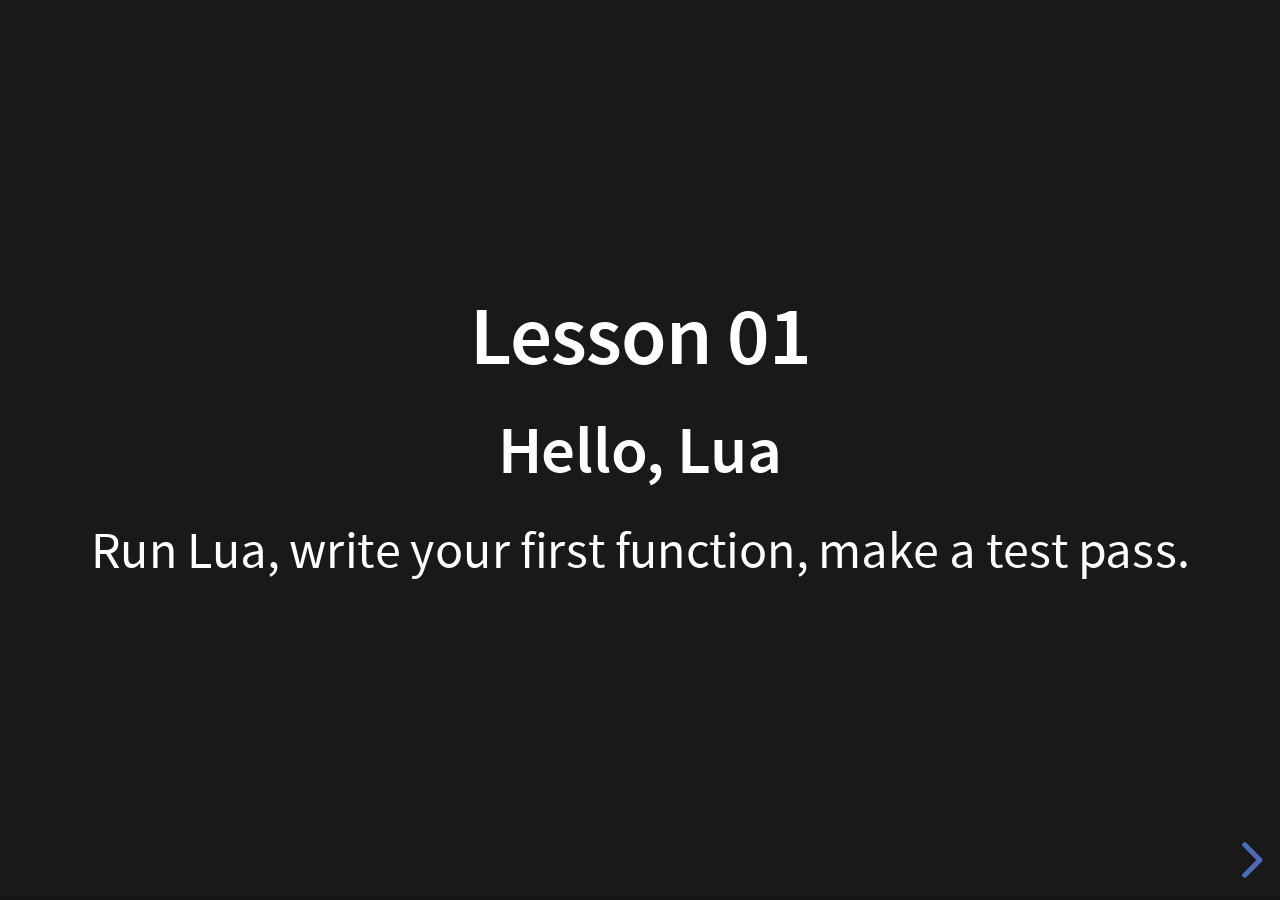
<file: lessons/01-hello/slides/index.html>
<!DOCTYPE html>
<html lang="en">
<head>
  <meta charset="utf-8">
  <meta name="viewport" content="width=device-width, initial-scale=1, maximum-scale=1">
  <title>Lesson 01 — Hello, Lua</title>
  <link rel="stylesheet" href="/shared/reveal/dist/reveal.css">
  <link rel="stylesheet" href="/shared/reveal/theme/lua-training.css">
  <link rel="stylesheet" href="/shared/reveal/plugin/highlight/monokai.css">
</head>
<body>
  <div class="reveal">
    <div class="slides">
      <section data-markdown="slides.md"
               data-separator="^---$"
               data-separator-vertical="^--$"
               data-separator-notes="^Note:"></section>
    </div>
  </div>
  <script type="module">
    import Reveal from "/shared/reveal/dist/reveal.esm.js";
    import Markdown from "/shared/reveal/plugin/markdown/markdown.esm.js";
    import Highlight from "/shared/reveal/plugin/highlight/highlight.esm.js";
    import Notes from "/shared/reveal/plugin/notes/notes.esm.js";
    import Search from "/shared/reveal/plugin/search/search.esm.js";
    Reveal.initialize({
      hash: true,
      plugins: [Markdown, Highlight, Notes, Search]
    });
  </script>
</body>
</html>
</file>
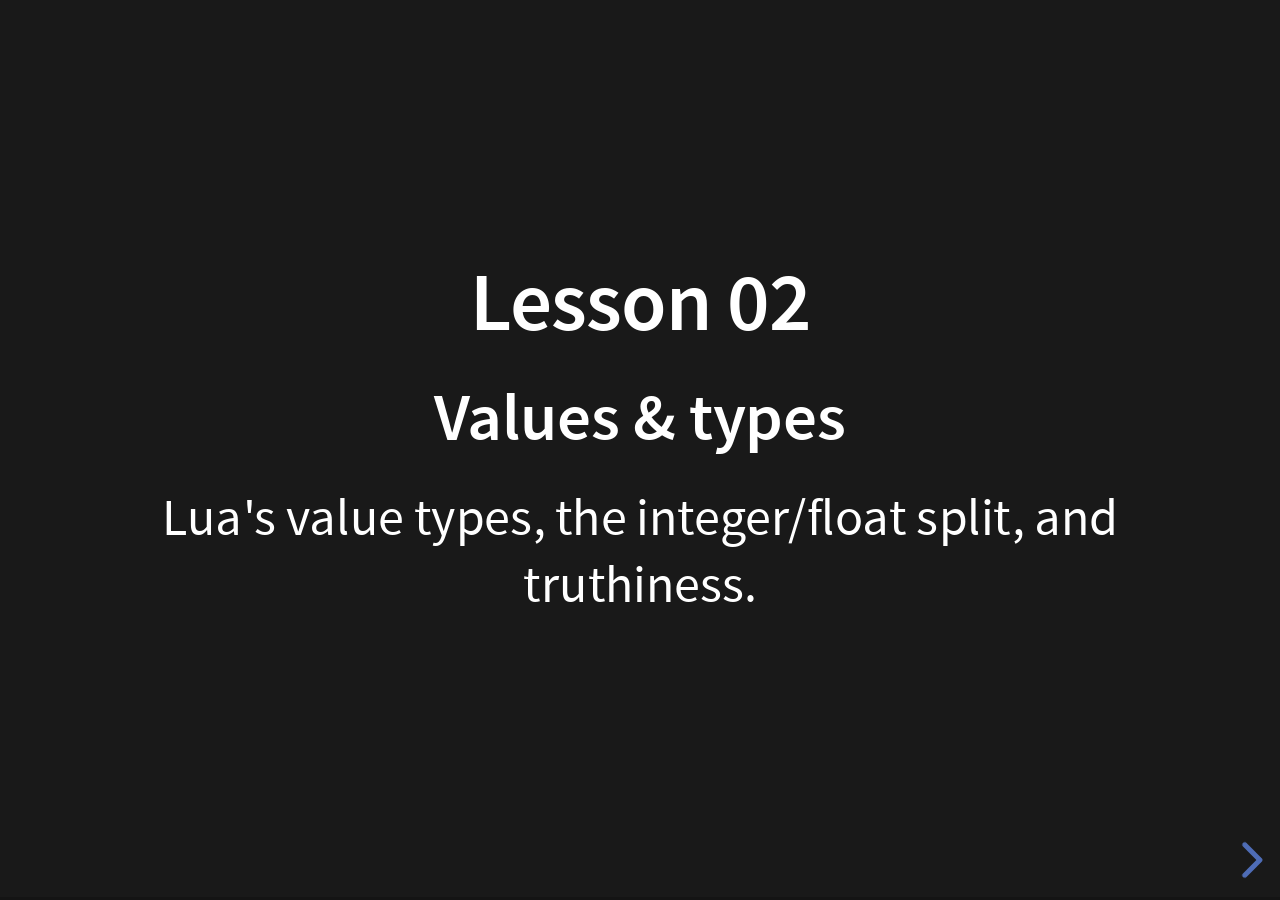
<file: lessons/02-values-types/slides/index.html>
<!DOCTYPE html>
<html lang="en">
<head>
  <meta charset="utf-8">
  <meta name="viewport" content="width=device-width, initial-scale=1, maximum-scale=1">
  <title>Lesson 02 — Values &amp; types</title>
  <link rel="stylesheet" href="/shared/reveal/dist/reveal.css">
  <link rel="stylesheet" href="/shared/reveal/theme/lua-training.css">
  <link rel="stylesheet" href="/shared/reveal/plugin/highlight/monokai.css">
</head>
<body>
  <div class="reveal">
    <div class="slides">
      <section data-markdown="slides.md"
               data-separator="^---$"
               data-separator-vertical="^--$"
               data-separator-notes="^Note:"></section>
    </div>
  </div>
  <script type="module">
    import Reveal from "/shared/reveal/dist/reveal.esm.js";
    import Markdown from "/shared/reveal/plugin/markdown/markdown.esm.js";
    import Highlight from "/shared/reveal/plugin/highlight/highlight.esm.js";
    import Notes from "/shared/reveal/plugin/notes/notes.esm.js";
    import Search from "/shared/reveal/plugin/search/search.esm.js";
    Reveal.initialize({
      hash: true,
      plugins: [Markdown, Highlight, Notes, Search]
    });
  </script>
</body>
</html>
</file>
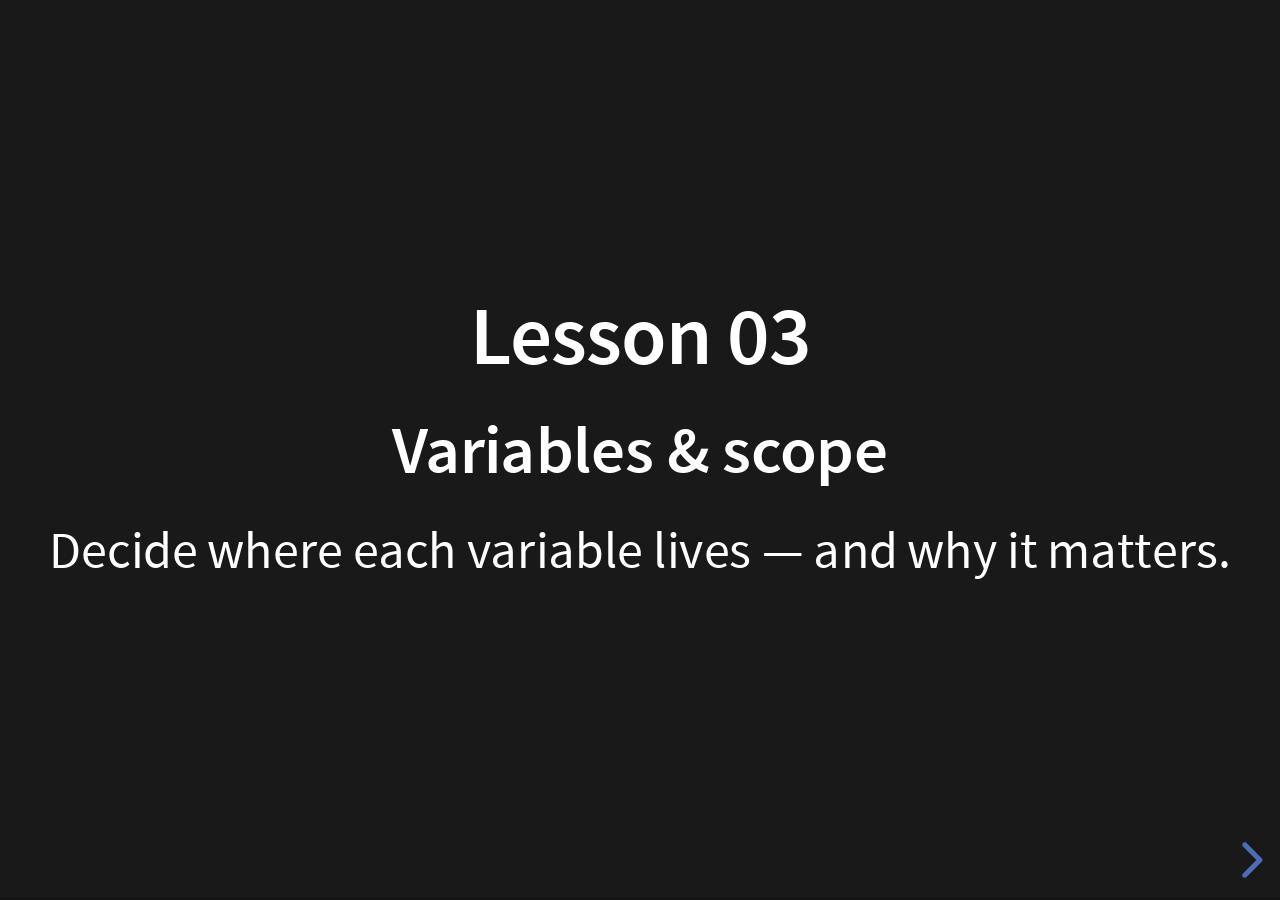
<file: lessons/03-variables-scope/slides/index.html>
<!DOCTYPE html>
<html lang="en">
<head>
  <meta charset="utf-8">
  <meta name="viewport" content="width=device-width, initial-scale=1, maximum-scale=1">
  <title>Lesson 03 — Variables &amp; scope</title>
  <link rel="stylesheet" href="/shared/reveal/dist/reveal.css">
  <link rel="stylesheet" href="/shared/reveal/theme/lua-training.css">
  <link rel="stylesheet" href="/shared/reveal/plugin/highlight/monokai.css">
</head>
<body>
  <div class="reveal">
    <div class="slides">
      <section data-markdown="slides.md"
               data-separator="^---$"
               data-separator-vertical="^--$"
               data-separator-notes="^Note:"></section>
    </div>
  </div>
  <script type="module">
    import Reveal from "/shared/reveal/dist/reveal.esm.js";
    import Markdown from "/shared/reveal/plugin/markdown/markdown.esm.js";
    import Highlight from "/shared/reveal/plugin/highlight/highlight.esm.js";
    import Notes from "/shared/reveal/plugin/notes/notes.esm.js";
    import Search from "/shared/reveal/plugin/search/search.esm.js";
    Reveal.initialize({
      hash: true,
      plugins: [Markdown, Highlight, Notes, Search]
    });
  </script>
</body>
</html>
</file>
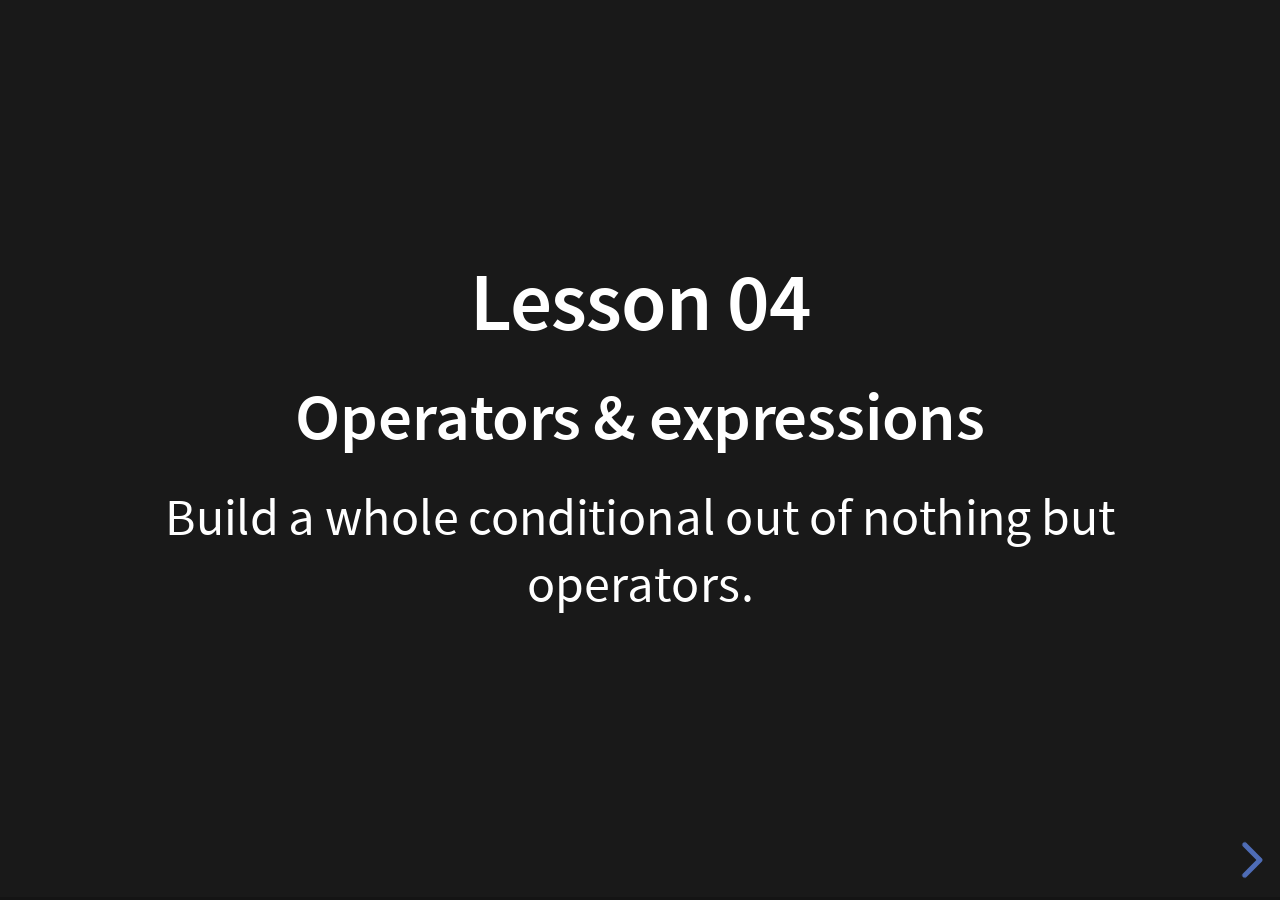
<file: lessons/04-operators/slides/index.html>
<!DOCTYPE html>
<html lang="en">
<head>
  <meta charset="utf-8">
  <meta name="viewport" content="width=device-width, initial-scale=1, maximum-scale=1">
  <title>Lesson 04 — Operators &amp; expressions</title>
  <link rel="stylesheet" href="/shared/reveal/dist/reveal.css">
  <link rel="stylesheet" href="/shared/reveal/theme/lua-training.css">
  <link rel="stylesheet" href="/shared/reveal/plugin/highlight/monokai.css">
</head>
<body>
  <div class="reveal">
    <div class="slides">
      <section data-markdown="slides.md"
               data-separator="^---$"
               data-separator-vertical="^--$"
               data-separator-notes="^Note:"></section>
    </div>
  </div>
  <script type="module">
    import Reveal from "/shared/reveal/dist/reveal.esm.js";
    import Markdown from "/shared/reveal/plugin/markdown/markdown.esm.js";
    import Highlight from "/shared/reveal/plugin/highlight/highlight.esm.js";
    import Notes from "/shared/reveal/plugin/notes/notes.esm.js";
    import Search from "/shared/reveal/plugin/search/search.esm.js";
    Reveal.initialize({
      hash: true,
      plugins: [Markdown, Highlight, Notes, Search]
    });
  </script>
</body>
</html>
</file>
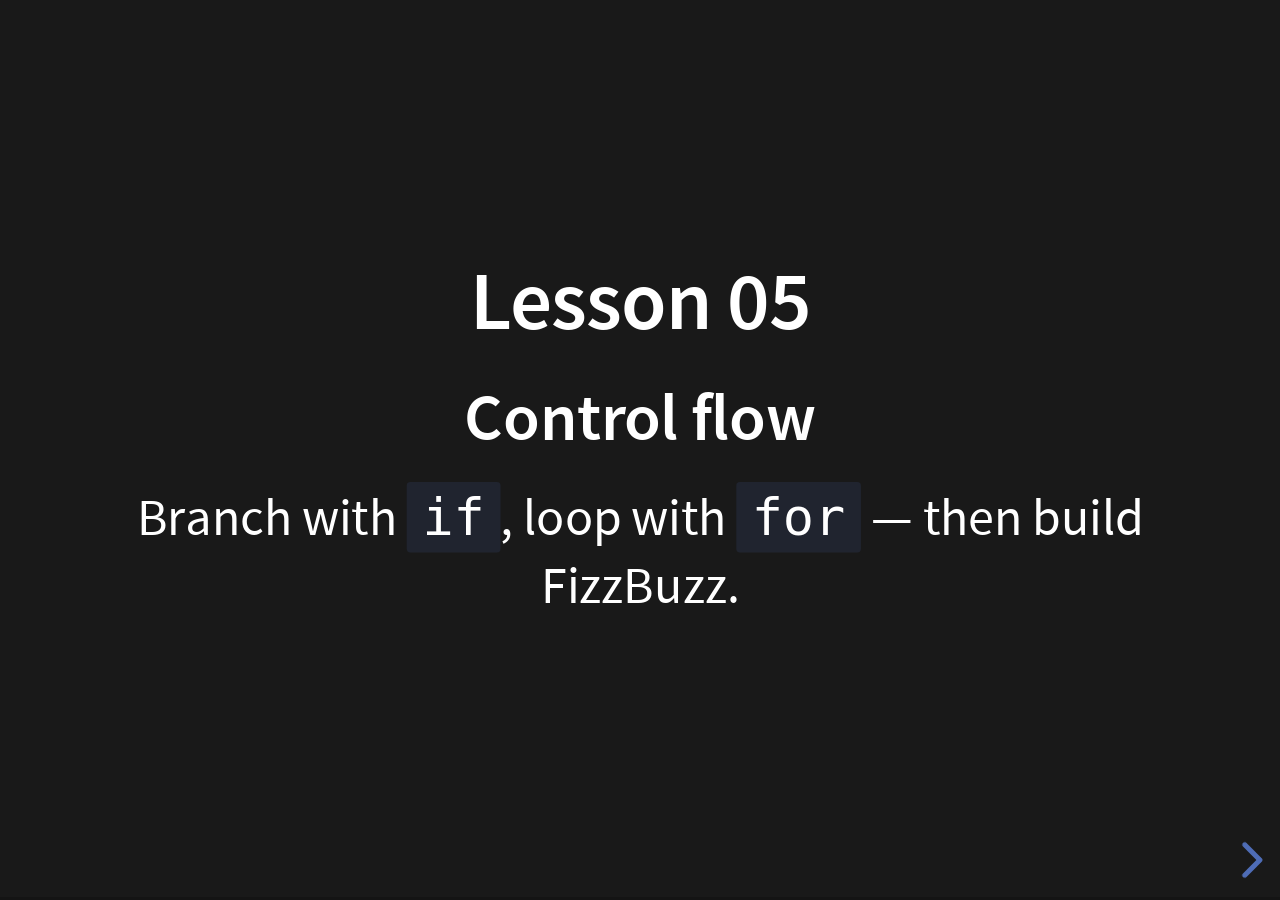
<file: lessons/05-control-flow/slides/index.html>
<!DOCTYPE html>
<html lang="en">
<head>
  <meta charset="utf-8">
  <meta name="viewport" content="width=device-width, initial-scale=1, maximum-scale=1">
  <title>Lesson 05 — Control flow</title>
  <link rel="stylesheet" href="/shared/reveal/dist/reveal.css">
  <link rel="stylesheet" href="/shared/reveal/theme/lua-training.css">
  <link rel="stylesheet" href="/shared/reveal/plugin/highlight/monokai.css">
</head>
<body>
  <div class="reveal">
    <div class="slides">
      <section data-markdown="slides.md"
               data-separator="^---$"
               data-separator-vertical="^--$"
               data-separator-notes="^Note:"></section>
    </div>
  </div>
  <script type="module">
    import Reveal from "/shared/reveal/dist/reveal.esm.js";
    import Markdown from "/shared/reveal/plugin/markdown/markdown.esm.js";
    import Highlight from "/shared/reveal/plugin/highlight/highlight.esm.js";
    import Notes from "/shared/reveal/plugin/notes/notes.esm.js";
    import Search from "/shared/reveal/plugin/search/search.esm.js";
    Reveal.initialize({
      hash: true,
      plugins: [Markdown, Highlight, Notes, Search]
    });
  </script>
</body>
</html>
</file>
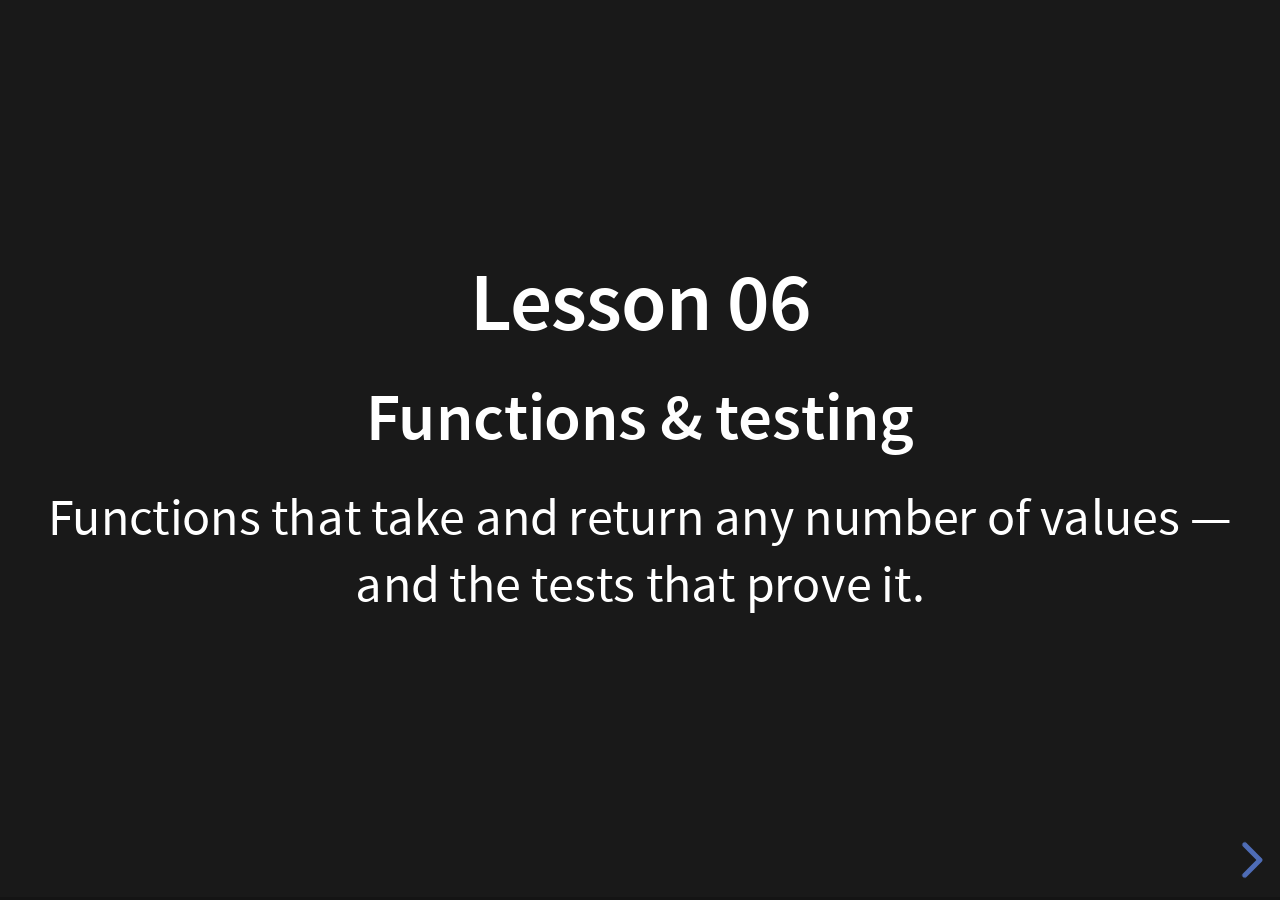
<file: lessons/06-functions-testing/slides/index.html>
<!DOCTYPE html>
<html lang="en">
<head>
  <meta charset="utf-8">
  <meta name="viewport" content="width=device-width, initial-scale=1, maximum-scale=1">
  <title>Lesson 06 — Functions &amp; testing</title>
  <link rel="stylesheet" href="/shared/reveal/dist/reveal.css">
  <link rel="stylesheet" href="/shared/reveal/theme/lua-training.css">
  <link rel="stylesheet" href="/shared/reveal/plugin/highlight/monokai.css">
</head>
<body>
  <div class="reveal">
    <div class="slides">
      <section data-markdown="slides.md"
               data-separator="^---$"
               data-separator-vertical="^--$"
               data-separator-notes="^Note:"></section>
    </div>
  </div>
  <script type="module">
    import Reveal from "/shared/reveal/dist/reveal.esm.js";
    import Markdown from "/shared/reveal/plugin/markdown/markdown.esm.js";
    import Highlight from "/shared/reveal/plugin/highlight/highlight.esm.js";
    import Notes from "/shared/reveal/plugin/notes/notes.esm.js";
    import Search from "/shared/reveal/plugin/search/search.esm.js";
    Reveal.initialize({
      hash: true,
      plugins: [Markdown, Highlight, Notes, Search]
    });
  </script>
</body>
</html>
</file>
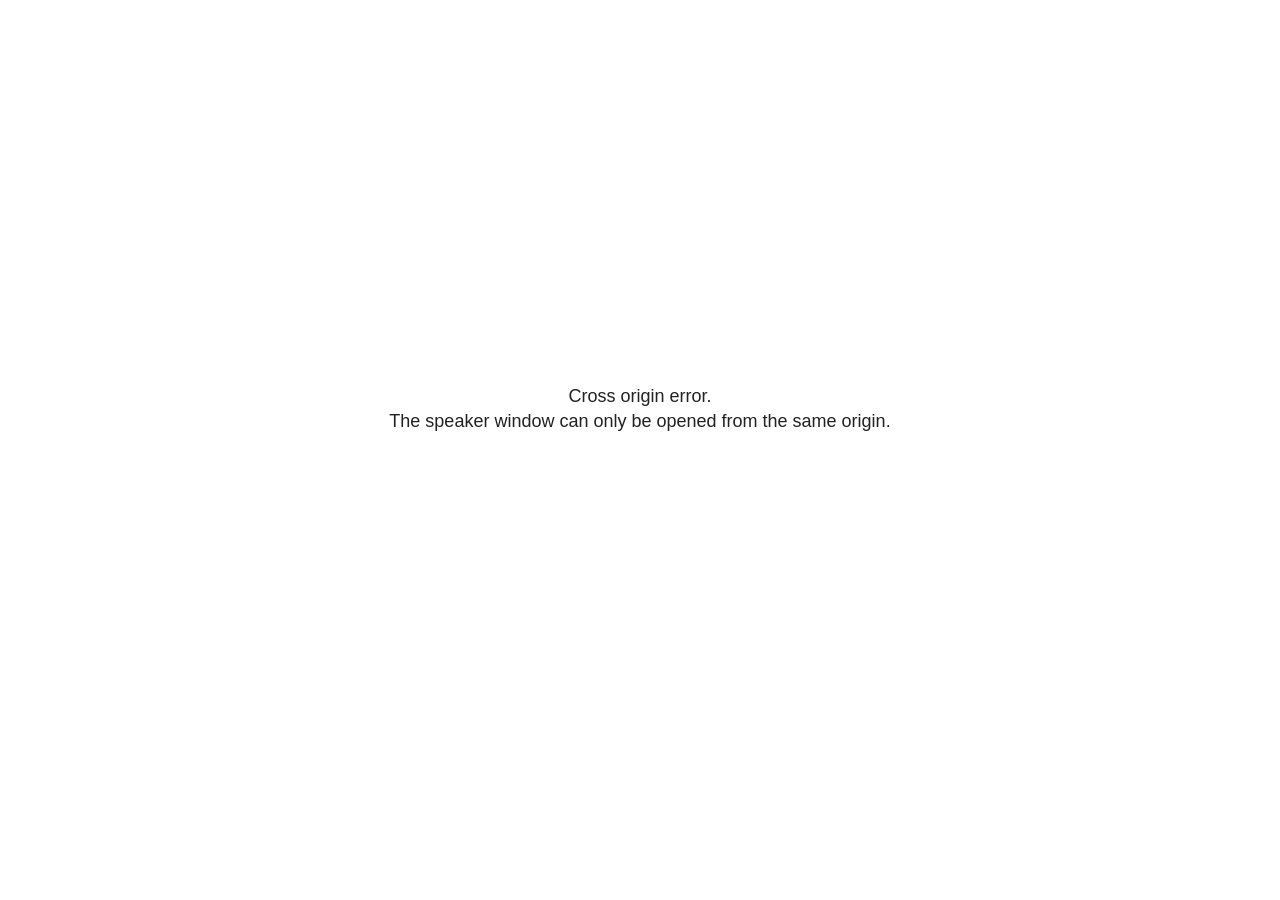
<file: shared/reveal/plugin/notes/speaker-view.html>
<!--
	NOTE: You need to build the notes plugin after making changes to this file.
-->
<html lang="en">
	<head>
		<meta charset="utf-8">

		<title>reveal.js - Speaker View</title>

		<style>
			body {
				font-family: Helvetica;
				font-size: 18px;
			}

			#current-slide,
			#upcoming-slide,
			#speaker-controls {
				padding: 6px;
				box-sizing: border-box;
				-moz-box-sizing: border-box;
			}

			#current-slide iframe,
			#upcoming-slide iframe {
				width: 100%;
				height: 100%;
				border: 1px solid #ddd;
			}

			#current-slide .label,
			#upcoming-slide .label {
				position: absolute;
				top: 10px;
				left: 10px;
				z-index: 2;
			}

			#connection-status {
				position: absolute;
				top: 0;
				left: 0;
				width: 100%;
				height: 100%;
				z-index: 20;
				padding: 30% 20% 20% 20%;
				font-size: 18px;
				color: #222;
				background: #fff;
				text-align: center;
				box-sizing: border-box;
				line-height: 1.4;
			}

			.overlay-element {
				height: 34px;
				line-height: 34px;
				padding: 0 10px;
				text-shadow: none;
				background: rgba( 220, 220, 220, 0.8 );
				color: #222;
				font-size: 14px;
			}

			.overlay-element.interactive:hover {
				background: rgba( 220, 220, 220, 1 );
			}

			#current-slide {
				position: absolute;
				width: 60%;
				height: 100%;
				top: 0;
				left: 0;
				padding-right: 0;
			}

			#upcoming-slide {
				position: absolute;
				width: 40%;
				height: 40%;
				right: 0;
				top: 0;
			}

			/* Speaker controls */
			#speaker-controls {
				position: absolute;
				top: 40%;
				right: 0;
				width: 40%;
				height: 60%;
				overflow: auto;
				font-size: 18px;
			}

				.speaker-controls-time.hidden,
				.speaker-controls-notes.hidden {
					display: none;
				}

				.speaker-controls-time .label,
				.speaker-controls-pace .label,
				.speaker-controls-notes .label {
					text-transform: uppercase;
					font-weight: normal;
					font-size: 0.66em;
					color: #666;
					margin: 0;
				}

				.speaker-controls-time, .speaker-controls-pace {
					border-bottom: 1px solid rgba( 200, 200, 200, 0.5 );
					margin-bottom: 10px;
					padding: 10px 16px;
					padding-bottom: 20px;
					cursor: pointer;
				}

				.speaker-controls-time .reset-button {
					opacity: 0;
					float: right;
					color: #666;
					text-decoration: none;
				}
				.speaker-controls-time:hover .reset-button {
					opacity: 1;
				}

				.speaker-controls-time .timer,
				.speaker-controls-time .clock {
					width: 50%;
				}

				.speaker-controls-time .timer,
				.speaker-controls-time .clock,
				.speaker-controls-time .pacing .hours-value,
				.speaker-controls-time .pacing .minutes-value,
				.speaker-controls-time .pacing .seconds-value {
					font-size: 1.9em;
				}

				.speaker-controls-time .timer {
					float: left;
				}

				.speaker-controls-time .clock {
					float: right;
					text-align: right;
				}

				.speaker-controls-time span.mute {
					opacity: 0.3;
				}

				.speaker-controls-time .pacing-title {
					margin-top: 5px;
				}

				.speaker-controls-time .pacing.ahead {
					color: blue;
				}

				.speaker-controls-time .pacing.on-track {
					color: green;
				}

				.speaker-controls-time .pacing.behind {
					color: red;
				}

				.speaker-controls-notes {
					padding: 10px 16px;
				}

				.speaker-controls-notes .value {
					margin-top: 5px;
					line-height: 1.4;
					font-size: 1.2em;
				}

			/* Layout selector */
			#speaker-layout {
				position: absolute;
				top: 10px;
				right: 10px;
				color: #222;
				z-index: 10;
			}
				#speaker-layout select {
					position: absolute;
					width: 100%;
					height: 100%;
					top: 0;
					left: 0;
					border: 0;
					box-shadow: 0;
					cursor: pointer;
					opacity: 0;

					font-size: 1em;
					background-color: transparent;

					-moz-appearance: none;
					-webkit-appearance: none;
					-webkit-tap-highlight-color: rgba(0, 0, 0, 0);
				}

				#speaker-layout select:focus {
					outline: none;
					box-shadow: none;
				}

			.clear {
				clear: both;
			}

			/* Speaker layout: Wide */
			body[data-speaker-layout="wide"] #current-slide,
			body[data-speaker-layout="wide"] #upcoming-slide {
				width: 50%;
				height: 45%;
				padding: 6px;
			}

			body[data-speaker-layout="wide"] #current-slide {
				top: 0;
				left: 0;
			}

			body[data-speaker-layout="wide"] #upcoming-slide {
				top: 0;
				left: 50%;
			}

			body[data-speaker-layout="wide"] #speaker-controls {
				top: 45%;
				left: 0;
				width: 100%;
				height: 50%;
				font-size: 1.25em;
			}

			/* Speaker layout: Tall */
			body[data-speaker-layout="tall"] #current-slide,
			body[data-speaker-layout="tall"] #upcoming-slide {
				width: 45%;
				height: 50%;
				padding: 6px;
			}

			body[data-speaker-layout="tall"] #current-slide {
				top: 0;
				left: 0;
			}

			body[data-speaker-layout="tall"] #upcoming-slide {
				top: 50%;
				left: 0;
			}

			body[data-speaker-layout="tall"] #speaker-controls {
				padding-top: 40px;
				top: 0;
				left: 45%;
				width: 55%;
				height: 100%;
				font-size: 1.25em;
			}

			/* Speaker layout: Notes only */
			body[data-speaker-layout="notes-only"] #current-slide,
			body[data-speaker-layout="notes-only"] #upcoming-slide {
				display: none;
			}

			body[data-speaker-layout="notes-only"] #speaker-controls {
				padding-top: 40px;
				top: 0;
				left: 0;
				width: 100%;
				height: 100%;
				font-size: 1.25em;
			}

			@media screen and (max-width: 1080px) {
				body[data-speaker-layout="default"] #speaker-controls {
					font-size: 16px;
				}
			}

			@media screen and (max-width: 900px) {
				body[data-speaker-layout="default"] #speaker-controls {
					font-size: 14px;
				}
			}

			@media screen and (max-width: 800px) {
				body[data-speaker-layout="default"] #speaker-controls {
					font-size: 12px;
				}
			}

		</style>
	</head>

	<body>

		<div id="connection-status">Loading speaker view...</div>

		<div id="current-slide"></div>
		<div id="upcoming-slide"><span class="overlay-element label">Upcoming</span></div>
		<div id="speaker-controls">
			<div class="speaker-controls-time">
				<h4 class="label">Time <span class="reset-button">Click to Reset</span></h4>
				<div class="clock">
					<span class="clock-value">0:00 AM</span>
				</div>
				<div class="timer">
					<span class="hours-value">00</span><span class="minutes-value">:00</span><span class="seconds-value">:00</span>
				</div>
				<div class="clear"></div>

				<h4 class="label pacing-title" style="display: none">Pacing – Time to finish current slide</h4>
				<div class="pacing" style="display: none">
					<span class="hours-value">00</span><span class="minutes-value">:00</span><span class="seconds-value">:00</span>
				</div>
			</div>

			<div class="speaker-controls-notes hidden">
				<h4 class="label">Notes</h4>
				<div class="value"></div>
			</div>
		</div>
		<div id="speaker-layout" class="overlay-element interactive">
			<span class="speaker-layout-label"></span>
			<select class="speaker-layout-dropdown"></select>
		</div>

		<script>

			(function() {

				var notes,
					notesValue,
					currentState,
					currentSlide,
					upcomingSlide,
					layoutLabel,
					layoutDropdown,
					pendingCalls = {},
					lastRevealApiCallId = 0,
					connected = false

				var connectionStatus = document.querySelector( '#connection-status' );

				var SPEAKER_LAYOUTS = {
					'default': 'Default',
					'wide': 'Wide',
					'tall': 'Tall',
					'notes-only': 'Notes only'
				};

				setupLayout();

				let openerOrigin;

				try {
					openerOrigin = window.opener.location.origin;
				}
				catch ( error ) { console.warn( error ) }

				// In order to prevent XSS, the speaker view will only run if its
				// opener has the same origin as itself
				if( window.location.origin !== openerOrigin ) {
					connectionStatus.innerHTML = 'Cross origin error.<br>The speaker window can only be opened from the same origin.';
					return;
				}

				var connectionTimeout = setTimeout( function() {
					connectionStatus.innerHTML = 'Error connecting to main window.<br>Please try closing and reopening the speaker view.';
				}, 5000 );

				window.addEventListener( 'message', function( event ) {

					// Validate the origin of all messages to avoid parsing messages
					// that aren't meant for us. Ignore when running off file:// so
					// that the speaker view continues to work without a web server.
					if( window.location.origin !== event.origin && window.location.origin !== 'file://' ) {
						return
					}

					clearTimeout( connectionTimeout );
					connectionStatus.style.display = 'none';

					var data = JSON.parse( event.data );

					// The overview mode is only useful to the reveal.js instance
					// where navigation occurs so we don't sync it
					if( data.state ) delete data.state.overview;

					// Messages sent by the notes plugin inside of the main window
					if( data && data.namespace === 'reveal-notes' ) {
						if( data.type === 'connect' ) {
							handleConnectMessage( data );
						}
						else if( data.type === 'state' ) {
							handleStateMessage( data );
						}
						else if( data.type === 'return' ) {
							pendingCalls[data.callId](data.result);
							delete pendingCalls[data.callId];
						}
					}
					// Messages sent by the reveal.js inside of the current slide preview
					else if( data && data.namespace === 'reveal' ) {
						if( /ready/.test( data.eventName ) ) {
							// Send a message back to notify that the handshake is complete
							window.opener.postMessage( JSON.stringify({ namespace: 'reveal-notes', type: 'connected'} ), '*' );
						}
						else if( /slidechanged|fragmentshown|fragmenthidden|paused|resumed/.test( data.eventName ) && currentState !== JSON.stringify( data.state ) ) {

							dispatchStateToMainWindow( data.state );

						}
					}

				} );

				/**
				 * Updates the presentation in the main window to match the state
				 * of the presentation in the notes window.
				 */
				const dispatchStateToMainWindow = debounce(( state ) => {
					window.opener.postMessage( JSON.stringify({ method: 'setState', args: [ state ]} ), '*' );
				}, 500);

				/**
				 * Asynchronously calls the Reveal.js API of the main frame.
				 */
				function callRevealApi( methodName, methodArguments, callback ) {

					var callId = ++lastRevealApiCallId;
					pendingCalls[callId] = callback;
					window.opener.postMessage( JSON.stringify( {
						namespace: 'reveal-notes',
						type: 'call',
						callId: callId,
						methodName: methodName,
						arguments: methodArguments
					} ), '*' );

				}

				/**
				 * Called when the main window is trying to establish a
				 * connection.
				 */
				function handleConnectMessage( data ) {

					if( connected === false ) {
						connected = true;

						setupIframes( data );
						setupKeyboard();
						setupNotes();
						setupTimer();
						setupHeartbeat();
					}

				}

				/**
				 * Called when the main window sends an updated state.
				 */
				function handleStateMessage( data ) {

					// Store the most recently set state to avoid circular loops
					// applying the same state
					currentState = JSON.stringify( data.state );

					// No need for updating the notes in case of fragment changes
					if ( data.notes ) {
						notes.classList.remove( 'hidden' );
						notesValue.style.whiteSpace = data.whitespace;
						if( data.markdown ) {
							notesValue.innerHTML = marked( data.notes );
						}
						else {
							notesValue.innerHTML = data.notes;
						}
					}
					else {
						notes.classList.add( 'hidden' );
					}

					// Update the note slides
					currentSlide.contentWindow.postMessage( JSON.stringify({ method: 'setState', args: [ data.state ] }), '*' );
					upcomingSlide.contentWindow.postMessage( JSON.stringify({ method: 'setState', args: [ data.state ] }), '*' );
					upcomingSlide.contentWindow.postMessage( JSON.stringify({ method: 'next' }), '*' );

				}

				// Limit to max one state update per X ms
				handleStateMessage = debounce( handleStateMessage, 200 );

				/**
				 * Forward keyboard events to the current slide window.
				 * This enables keyboard events to work even if focus
				 * isn't set on the current slide iframe.
				 *
				 * Block F5 default handling, it reloads and disconnects
				 * the speaker notes window.
				 */
				function setupKeyboard() {

					document.addEventListener( 'keydown', function( event ) {
						if( event.keyCode === 116 || ( event.metaKey && event.keyCode === 82 ) ) {
							event.preventDefault();
							return false;
						}
						currentSlide.contentWindow.postMessage( JSON.stringify({ method: 'triggerKey', args: [ event.keyCode ] }), '*' );
					} );

				}

				/**
				 * Creates the preview iframes.
				 */
				function setupIframes( data ) {

					var params = [
						'receiver',
						'progress=false',
						'history=false',
						'transition=none',
						'autoSlide=0',
						'backgroundTransition=none'
					].join( '&' );

					var urlSeparator = /\?/.test(data.url) ? '&' : '?';
					var hash = '#/' + data.state.indexh + '/' + data.state.indexv;
					var currentURL = data.url + urlSeparator + params + '&scrollActivationWidth=false&postMessageEvents=true' + hash;
					var upcomingURL = data.url + urlSeparator + params + '&scrollActivationWidth=false&controls=false' + hash;

					currentSlide = document.createElement( 'iframe' );
					currentSlide.setAttribute( 'width', 1280 );
					currentSlide.setAttribute( 'height', 1024 );
					currentSlide.setAttribute( 'src', currentURL );
					document.querySelector( '#current-slide' ).appendChild( currentSlide );

					upcomingSlide = document.createElement( 'iframe' );
					upcomingSlide.setAttribute( 'width', 640 );
					upcomingSlide.setAttribute( 'height', 512 );
					upcomingSlide.setAttribute( 'src', upcomingURL );
					document.querySelector( '#upcoming-slide' ).appendChild( upcomingSlide );

				}

				/**
				 * Setup the notes UI.
				 */
				function setupNotes() {

					notes = document.querySelector( '.speaker-controls-notes' );
					notesValue = document.querySelector( '.speaker-controls-notes .value' );

				}

				/**
				 * We send out a heartbeat at all times to ensure we can
				 * reconnect with the main presentation window after reloads.
				 */
				function setupHeartbeat() {

					setInterval( () => {
						window.opener.postMessage( JSON.stringify({ namespace: 'reveal-notes', type: 'heartbeat'} ), '*' );
					}, 1000 );

				}

				function getTimings( callback ) {

					callRevealApi( 'getSlidesAttributes', [], function ( slideAttributes ) {
						callRevealApi( 'getConfig', [], function ( config ) {
							var totalTime = config.totalTime;
							var minTimePerSlide = config.minimumTimePerSlide || 0;
							var defaultTiming = config.defaultTiming;
							if ((defaultTiming == null) && (totalTime == null)) {
								callback(null);
								return;
							}
							// Setting totalTime overrides defaultTiming
							if (totalTime) {
								defaultTiming = 0;
							}
							var timings = [];
							for ( var i in slideAttributes ) {
								var slide = slideAttributes[ i ];
								var timing = defaultTiming;
								if( slide.hasOwnProperty( 'data-timing' )) {
									var t = slide[ 'data-timing' ];
									timing = parseInt(t);
									if( isNaN(timing) ) {
										console.warn("Could not parse timing '" + t + "' of slide " + i + "; using default of " + defaultTiming);
										timing = defaultTiming;
									}
								}
								timings.push(timing);
							}
							if ( totalTime ) {
								// After we've allocated time to individual slides, we summarize it and
								// subtract it from the total time
								var remainingTime = totalTime - timings.reduce( function(a, b) { return a + b; }, 0 );
								// The remaining time is divided by the number of slides that have 0 seconds
								// allocated at the moment, giving the average time-per-slide on the remaining slides
								var remainingSlides = (timings.filter( function(x) { return x == 0 }) ).length
								var timePerSlide = Math.round( remainingTime / remainingSlides, 0 )
								// And now we replace every zero-value timing with that average
								timings = timings.map( function(x) { return (x==0 ? timePerSlide : x) } );
							}
							var slidesUnderMinimum = timings.filter( function(x) { return (x < minTimePerSlide) } ).length
							if ( slidesUnderMinimum ) {
								message = "The pacing time for " + slidesUnderMinimum + " slide(s) is under the configured minimum of " + minTimePerSlide + " seconds. Check the data-timing attribute on individual slides, or consider increasing the totalTime or minimumTimePerSlide configuration options (or removing some slides).";
								alert(message);
							}
							callback( timings );
						} );
					} );

				}

				/**
				 * Return the number of seconds allocated for presenting
				 * all slides up to and including this one.
				 */
				function getTimeAllocated( timings, callback ) {

					callRevealApi( 'getSlidePastCount', [], function ( currentSlide ) {
						var allocated = 0;
						for (var i in timings.slice(0, currentSlide + 1)) {
							allocated += timings[i];
						}
						callback( allocated );
					} );

				}

				/**
				 * Create the timer and clock and start updating them
				 * at an interval.
				 */
				function setupTimer() {

					var start = new Date(),
					timeEl = document.querySelector( '.speaker-controls-time' ),
					clockEl = timeEl.querySelector( '.clock-value' ),
					hoursEl = timeEl.querySelector( '.hours-value' ),
					minutesEl = timeEl.querySelector( '.minutes-value' ),
					secondsEl = timeEl.querySelector( '.seconds-value' ),
					pacingTitleEl = timeEl.querySelector( '.pacing-title' ),
					pacingEl = timeEl.querySelector( '.pacing' ),
					pacingHoursEl = pacingEl.querySelector( '.hours-value' ),
					pacingMinutesEl = pacingEl.querySelector( '.minutes-value' ),
					pacingSecondsEl = pacingEl.querySelector( '.seconds-value' );

					var timings = null;
					getTimings( function ( _timings ) {

						timings = _timings;
						if (_timings !== null) {
							pacingTitleEl.style.removeProperty('display');
							pacingEl.style.removeProperty('display');
						}

						// Update once directly
						_updateTimer();

						// Then update every second
						setInterval( _updateTimer, 1000 );

					} );


					function _resetTimer() {

						if (timings == null) {
							start = new Date();
							_updateTimer();
						}
						else {
							// Reset timer to beginning of current slide
							getTimeAllocated( timings, function ( slideEndTimingSeconds ) {
								var slideEndTiming = slideEndTimingSeconds * 1000;
								callRevealApi( 'getSlidePastCount', [], function ( currentSlide ) {
									var currentSlideTiming = timings[currentSlide] * 1000;
									var previousSlidesTiming = slideEndTiming - currentSlideTiming;
									var now = new Date();
									start = new Date(now.getTime() - previousSlidesTiming);
									_updateTimer();
								} );
							} );
						}

					}

					timeEl.addEventListener( 'click', function() {
						_resetTimer();
						return false;
					} );

					function _displayTime( hrEl, minEl, secEl, time) {

						var sign = Math.sign(time) == -1 ? "-" : "";
						time = Math.abs(Math.round(time / 1000));
						var seconds = time % 60;
						var minutes = Math.floor( time / 60 ) % 60 ;
						var hours = Math.floor( time / ( 60 * 60 )) ;
						hrEl.innerHTML = sign + zeroPadInteger( hours );
						if (hours == 0) {
							hrEl.classList.add( 'mute' );
						}
						else {
							hrEl.classList.remove( 'mute' );
						}
						minEl.innerHTML = ':' + zeroPadInteger( minutes );
						if (hours == 0 && minutes == 0) {
							minEl.classList.add( 'mute' );
						}
						else {
							minEl.classList.remove( 'mute' );
						}
						secEl.innerHTML = ':' + zeroPadInteger( seconds );
					}

					function _updateTimer() {

						var diff, hours, minutes, seconds,
						now = new Date();

						diff = now.getTime() - start.getTime();

						clockEl.innerHTML = now.toLocaleTimeString( 'en-US', { hour12: true, hour: '2-digit', minute:'2-digit' } );
						_displayTime( hoursEl, minutesEl, secondsEl, diff );
						if (timings !== null) {
							_updatePacing(diff);
						}

					}

					function _updatePacing(diff) {

						getTimeAllocated( timings, function ( slideEndTimingSeconds ) {
							var slideEndTiming = slideEndTimingSeconds * 1000;

							callRevealApi( 'getSlidePastCount', [], function ( currentSlide ) {
								var currentSlideTiming = timings[currentSlide] * 1000;
								var timeLeftCurrentSlide = slideEndTiming - diff;
								if (timeLeftCurrentSlide < 0) {
									pacingEl.className = 'pacing behind';
								}
								else if (timeLeftCurrentSlide < currentSlideTiming) {
									pacingEl.className = 'pacing on-track';
								}
								else {
									pacingEl.className = 'pacing ahead';
								}
								_displayTime( pacingHoursEl, pacingMinutesEl, pacingSecondsEl, timeLeftCurrentSlide );
							} );
						} );
					}

				}

				/**
				 * Sets up the speaker view layout and layout selector.
				 */
				function setupLayout() {

					layoutDropdown = document.querySelector( '.speaker-layout-dropdown' );
					layoutLabel = document.querySelector( '.speaker-layout-label' );

					// Render the list of available layouts
					for( var id in SPEAKER_LAYOUTS ) {
						var option = document.createElement( 'option' );
						option.setAttribute( 'value', id );
						option.textContent = SPEAKER_LAYOUTS[ id ];
						layoutDropdown.appendChild( option );
					}

					// Monitor the dropdown for changes
					layoutDropdown.addEventListener( 'change', function( event ) {

						setLayout( layoutDropdown.value );

					}, false );

					// Restore any currently persisted layout
					setLayout( getLayout() );

				}

				/**
				 * Sets a new speaker view layout. The layout is persisted
				 * in local storage.
				 */
				function setLayout( value ) {

					var title = SPEAKER_LAYOUTS[ value ];

					layoutLabel.innerHTML = 'Layout' + ( title ? ( ': ' + title ) : '' );
					layoutDropdown.value = value;

					document.body.setAttribute( 'data-speaker-layout', value );

					// Persist locally
					if( supportsLocalStorage() ) {
						window.localStorage.setItem( 'reveal-speaker-layout', value );
					}

				}

				/**
				 * Returns the ID of the most recently set speaker layout
				 * or our default layout if none has been set.
				 */
				function getLayout() {

					if( supportsLocalStorage() ) {
						var layout = window.localStorage.getItem( 'reveal-speaker-layout' );
						if( layout ) {
							return layout;
						}
					}

					// Default to the first record in the layouts hash
					for( var id in SPEAKER_LAYOUTS ) {
						return id;
					}

				}

				function supportsLocalStorage() {

					try {
						localStorage.setItem('test', 'test');
						localStorage.removeItem('test');
						return true;
					}
					catch( e ) {
						return false;
					}

				}

				function zeroPadInteger( num ) {

					var str = '00' + parseInt( num );
					return str.substring( str.length - 2 );

				}

				/**
				 * Limits the frequency at which a function can be called.
				 */
				function debounce( fn, ms ) {

					var lastTime = 0,
						timeout;

					return function() {

						var args = arguments;
						var context = this;

						clearTimeout( timeout );

						var timeSinceLastCall = Date.now() - lastTime;
						if( timeSinceLastCall > ms ) {
							fn.apply( context, args );
							lastTime = Date.now();
						}
						else {
							timeout = setTimeout( function() {
								fn.apply( context, args );
								lastTime = Date.now();
							}, ms - timeSinceLastCall );
						}

					}

				}

			})();

		</script>
	</body>
</html>
</file>
<file: shared/reveal/theme/lua-training.css>
/*
 * lua-training reveal.js theme — Lua-branded dark
 *
 * Minimal baseline: imports the upstream `black` theme and overrides the accent
 * palette + code-block typography for readability during live coding. Theme
 * polish (custom fonts, slide patterns) is deferred to a later plan.
 *
 * The @import is relative to THIS file's location (shared/reveal/theme/),
 * so it works whether served by slides-dev or from the built dist/.
 */

@import url("../dist/theme/black.css");

:root {
  --lua-blue: #000080;
  --lua-accent: #5577c9;
}

.reveal {
  --r-link-color: var(--lua-accent);
  --r-link-color-hover: #ffffff;
  --r-selection-background-color: var(--lua-accent);
  --r-selection-color: #ffffff;
  --r-heading-color: #ffffff;
}

.reveal h1,
.reveal h2,
.reveal h3 {
  text-transform: none;
  letter-spacing: -0.01em;
}

.reveal pre {
  font-size: 0.7em;
  line-height: 1.4;
  box-shadow: none;
  border-left: 4px solid var(--lua-accent);
}

.reveal pre code {
  padding: 1em 1.2em;
  max-height: 600px;
}

.reveal code {
  background: rgba(85, 119, 201, 0.12);
  border-radius: 3px;
  padding: 0.1em 0.3em;
}
</file>
<file: shared/reveal/plugin/highlight/monokai.css>
/*
Monokai style - ported by Luigi Maselli - http://grigio.org
*/

.hljs {
  display: block;
  overflow-x: auto;
  padding: 0.5em;
  background: #272822;
  color: #ddd;
}

.hljs-tag,
.hljs-keyword,
.hljs-selector-tag,
.hljs-literal,
.hljs-strong,
.hljs-name {
  color: #f92672;
}

.hljs-code {
  color: #66d9ef;
}

.hljs-class .hljs-title {
  color: white;
}

.hljs-attribute,
.hljs-symbol,
.hljs-regexp,
.hljs-link {
  color: #bf79db;
}

.hljs-string,
.hljs-bullet,
.hljs-subst,
.hljs-title,
.hljs-section,
.hljs-emphasis,
.hljs-type,
.hljs-built_in,
.hljs-builtin-name,
.hljs-selector-attr,
.hljs-selector-pseudo,
.hljs-addition,
.hljs-variable,
.hljs-template-tag,
.hljs-template-variable {
  color: #a6e22e;
}

.hljs-comment,
.hljs-quote,
.hljs-deletion,
.hljs-meta {
  color: #75715e;
}

.hljs-keyword,
.hljs-selector-tag,
.hljs-literal,
.hljs-doctag,
.hljs-title,
.hljs-section,
.hljs-type,
.hljs-selector-id {
  font-weight: bold;
}
</file>
